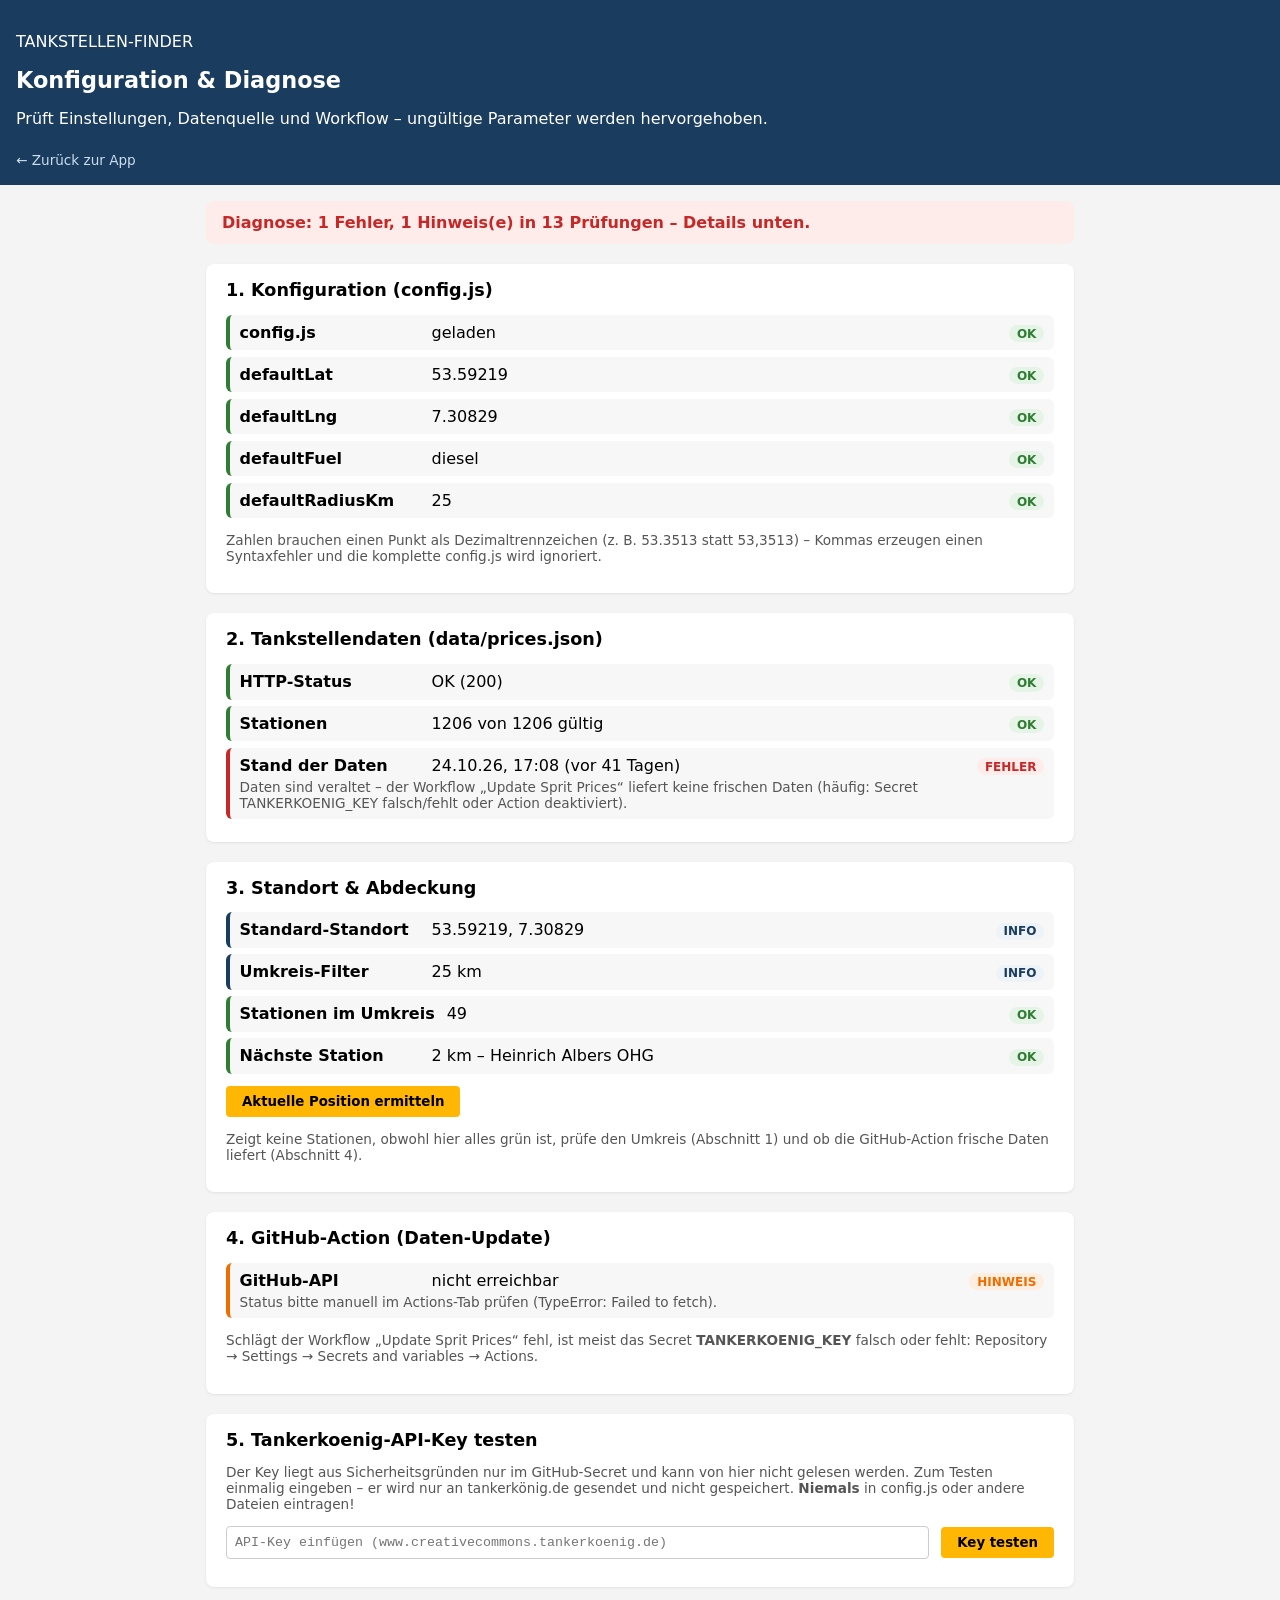
<file: config.html>
<!doctype html>
<html lang="de">
<head>
  <meta charset="utf-8">
  <meta name="viewport" content="width=device-width, initial-scale=1">
  <meta name="robots" content="noindex">
  <title>Konfiguration &amp; Diagnose – Spritpreise</title>
  <link rel="icon" href="data:,">
  <link rel="stylesheet" href="style.css">
</head>
<body>
  <header class="app-header">
    <div class="header-inner">
      <p class="eyebrow">TANKSTELLEN-FINDER</p>
      <h1>Konfiguration &amp; Diagnose</h1>
      <p class="intro">Prüft Einstellungen, Datenquelle und Workflow – ungültige Parameter werden hervorgehoben.</p>
      <a class="config-link" href="index.html">← Zurück zur App</a>
    </div>
  </header>

  <main class="config-shell">
    <div id="overall" class="config-status">Diagnose läuft …</div>

    <section class="card" aria-labelledby="cfg-heading-config">
      <h2 id="cfg-heading-config">1. Konfiguration (config.js)</h2>
      <div id="cfg-config"></div>
      <p class="cfg-note">Zahlen brauchen einen Punkt als Dezimaltrennzeichen (z.&nbsp;B. 53.3513 statt 53,3513) –
        Kommas erzeugen einen Syntaxfehler und die komplette config.js wird ignoriert.</p>
    </section>

    <section class="card" aria-labelledby="cfg-heading-data">
      <h2 id="cfg-heading-data">2. Tankstellendaten (data/prices.json)</h2>
      <div id="cfg-data"></div>
    </section>

    <section class="card" aria-labelledby="cfg-heading-coverage">
      <h2 id="cfg-heading-coverage">3. Standort &amp; Abdeckung</h2>
      <div id="cfg-coverage"></div>
      <div class="cfg-actions">
        <button id="geo-test" type="button">Aktuelle Position ermitteln</button>
      </div>
      <div id="cfg-geo"></div>
      <p class="cfg-note">Zeigt keine Stationen, obwohl hier alles grün ist, prüfe den Umkreis (Abschnitt 1)
        und ob die GitHub-Action frische Daten liefert (Abschnitt 4).</p>
    </section>

    <section class="card" aria-labelledby="cfg-heading-workflow">
      <h2 id="cfg-heading-workflow">4. GitHub-Action (Daten-Update)</h2>
      <div id="cfg-workflow"></div>
      <p class="cfg-note">Schlägt der Workflow „Update Sprit Prices“ fehl, ist meist das Secret
        <strong>TANKERKOENIG_KEY</strong> falsch oder fehlt: Repository → Settings → Secrets and variables → Actions.</p>
    </section>

    <section class="card" aria-labelledby="cfg-heading-key">
      <h2 id="cfg-heading-key">5. Tankerkoenig-API-Key testen</h2>
      <p class="cfg-note">Der Key liegt aus Sicherheitsgründen nur im GitHub-Secret und kann von hier nicht gelesen
        werden. Zum Testen einmalig eingeben – er wird nur an tankerkönig.de gesendet und nicht gespeichert.
        <strong>Niemals</strong> in config.js oder andere Dateien eintragen!</p>
      <div class="cfg-actions">
        <input id="tankerkoenig-key" class="key-input" type="password" autocomplete="off"
          placeholder="API-Key einfügen (www.creativecommons.tankerkoenig.de)">
        <button id="key-test" type="button">Key testen</button>
      </div>
      <div id="cfg-key"></div>
      <div id="cfg-key-link"></div>
    </section>
  </main>

  <!-- config.js wird bewusst geladen: fehlt es oder enthält Fehler, meldet das die Diagnose. -->
  <script src="config.js"></script>
  <script src="config-page.js"></script>
</body>
</html>
</file>
<file: style.css>
* {
  box-sizing: border-box;
  font-family: system-ui, -apple-system, sans-serif;
}

body {
  margin: 0;
  background: #f4f4f4;
}

header {
  background: #1a3c5e;
  color: white;
  padding: 1rem;
}

h1 {
  margin: 0 0 0.5rem 0;
  font-size: 1.4rem;
}

.controls {
  display: grid;
  grid-template-columns: repeat(auto-fit, minmax(260px, 1fr));
  gap: 0.75rem;
  align-items: stretch;
}

/* Kopf- und Statuszeilen laufen ueber die volle Breite */
.controls h2,
.controls #statusMessage,
.controls #resultSummary {
  grid-column: 1 / -1;
}

/* Bediengruppen als Karten mit Ueberschrift */
.control-box {
  margin: 0;
  padding: 0.6rem 0.9rem 0.8rem;
  background: white;
  border: 1px solid #ddd;
  border-radius: 8px;
  box-shadow: 0 1px 3px rgba(0, 0, 0, 0.05);
  display: flex;
  flex-direction: column;
  gap: 0.5rem;
  min-inline-size: 0;
}

.control-box legend {
  font-weight: bold;
  font-size: 0.9rem;
  padding: 0 0.35rem;
}

/* Checkboxen der Kartenebenen */
.layer-option {
  display: flex;
  align-items: center;
  gap: 0.4rem;
  font-size: 0.9rem;
}

.layer-option input[type="checkbox"] {
  width: 16px;
  height: 16px;
  padding: 0;
  margin: 0;
}

.layer-option input:disabled {
  cursor: not-allowed;
}

.layer-option input:disabled + span {
  color: #999;
}

.layer-hint {
  font-size: 0.75rem;
  color: #888;
}

/* Ebenen-Panels: eigene volle Breite, gleiche Box-Optik wie control-box */
.layer-panel {
  grid-column: 1 / -1;
}

/* Immer sichtbare Global-Gruppe oben */
.control-top {
  grid-column: 1 / -1;
}

/* Zeile unter dem Standort-Button: Kartenebenen links, Umkreis rechts.
   flex-wrap sorgt dafuer, dass bei schmalen Screens untereinander fällt. */
.control-columns {
  display: flex;
  flex-wrap: wrap;
  gap: 0.75rem 1.5rem;
  align-items: flex-start;
}

.control-columns .layer-box {
  flex: 1 1 280px;
  padding: 0.4rem 0.7rem 0.6rem;
  /* Checkboxen nebeneinander statt untereinander (.control-box waere column);
     flex-wrap bricht bei schmalen Screens in die naechste Zeile um. */
  flex-direction: row;
  flex-wrap: wrap;
  gap: 0.4rem 1.25rem;
  align-items: center;
}

.control-columns .radius-field {
  flex: 0 1 180px;
  display: flex;
  flex-direction: column;
  gap: 0.25rem;
  align-items: stretch;
  font-size: 0.9rem;
}

.control-columns .radius-field input {
  width: 100%;
}

.panel-content {
  display: flex;
  flex-wrap: wrap;
  gap: 0.75rem 1.5rem;
  align-items: flex-end;
}

.panel-hint {
  margin: 0;
  font-size: 0.9rem;
  color: #555;
}

/* Ein-/Ausblenden der Ebenen-Anhaenge (Panels, Ergebnisliste, Statuszeile;
   gesteuert vom Snippet vor </body> und app.js). !important noetig, weil
   z. B. .station-panel weiter unten display:flex setzt und display:none
   sonst ueberschrieben werden wuerde. */
.hidden {
  display: none !important;
}

.controls label {
  display: flex;
  align-items: center;
  gap: 0.4rem;
  font-size: 0.9rem;
}

select, input {
  padding: 0.3rem;
  border-radius: 4px;
  border: none;
}

button {
  background: #ffb703;
  border: none;
  padding: 0.5rem 1rem;
  border-radius: 4px;
  cursor: pointer;
  font-weight: bold;
}

button:hover {
  background: #ffa500;
}

#status {
  margin: 0.5rem 0 0 0;
  font-size: 0.85rem;
  color: #cde;
}

main {
  display: flex;
  flex-direction: column;
}

.map-layout {
  display: flex;
  align-items: stretch;
  flex: 1;
  min-width: 0;
}

.station-panel {
  flex: 1;
  display: flex;
  flex-direction: column;
  max-width: 350px;
  min-width: 260px;
  /* auf Kartenhoehe begrenzen, Liste scrollt intern */
  height: 500px;
}

/* Explizite Hoehe/Breite: ohne sie kollabiert der Container und Leaflet
   rendert nur fragmentierte Kacheln. */
#map {
  flex: 2;
  height: 500px;
  width: 100%;
  min-width: 0;
}

#station-list {
  flex: 1;
  overflow-y: auto;
  padding: 1rem;
  background: white;
  border-left: 1px solid #ddd;
  max-width: 350px;
}

#station-list h2 {
  margin-top: 0;
  font-size: 1.1rem;
}

#stations {
  list-style: none;
  padding: 0;
  margin: 0;
}

#stations li {
  padding: 0.75rem;
  margin-bottom: 0.5rem;
  background: #f9f9f9;
  border-radius: 6px;
  border-left: 4px solid #1a3c5e;
  cursor: pointer;
  transition: background 0.2s;
}

#stations li:hover {
  background: #eef3f8;
}

/* Ausgewaehlter Listeneintrag (Klick zentriert die Karte auf die Tankstelle) */
.station-item.active {
  background: #fff7e0;
  border-left-color: #ffb703;
}

/* ----- Smart-Tanken: Verbrauch, Tankmenge, Gesamtkosten ----- */

.settings-row {
  display: flex;
  flex-wrap: wrap;
  gap: 0.5rem 1rem;
  align-items: flex-end;
}

.settings-row label {
  display: flex;
  flex-direction: column;
  gap: 0.25rem;
  font-size: 0.9rem;
}

.station-distance {
  display: block;
  color: #666;
  font-size: 0.9em;
}

.station-total-cost {
  display: block;
  font-weight: bold;
  color: #155724;
}

/* Adresszeile mit Route-Link und Koordinaten-Kopierbutton */
.station-address {
  display: block;
  margin-bottom: 4px;
}

.station-actions {
  display: flex;
  gap: 8px;
  align-items: center;
  margin-top: 4px;
}

.maps-link {
  color: #1a73e8;
  font-size: 0.85em;
  text-decoration: none;
}

.maps-link:hover {
  text-decoration: underline;
}

.copy-coords-btn {
  background: none;
  border: none;
  cursor: pointer;
  font-size: 1em;
  padding: 2px 4px;
  position: relative;
  line-height: 1;
}

.copy-coords-btn:hover {
  background: #f0f0f0;
  border-radius: 4px;
}

.copy-tooltip {
  position: absolute;
  bottom: calc(100% + 4px);
  left: 50%;
  transform: translateX(-50%);
  background: #333;
  color: white;
  padding: 2px 8px;
  border-radius: 4px;
  font-size: 0.75em;
  white-space: nowrap;
  opacity: 0;
  transition: opacity 0.3s;
  pointer-events: none;
}

.copy-tooltip.show {
  opacity: 1;
}

/* Preis ohne Gesamtkosten-Ausweis */
.station-price-only {
  font-weight: 500;
  color: #333;
}

#distance-hint {
  font-size: 0.8em;
  color: #888;
  font-style: italic;
  margin-top: 8px;
}

/* Guenstigste Tankstelle nach Gesamtkosten (ueber .active, damit gruen gewinnt) */
.station-item.best-deal {
  background-color: #d4edda;
  border-left: 4px solid #28a745;
}

.best-deal-badge {
  display: inline-block;
  margin-bottom: 0.3rem;
  padding: 0.15rem 0.5rem;
  border-radius: 999px;
  background: #d4edda;
  color: #155724;
  font-size: 0.85em;
  font-weight: bold;
}

.station-item.best-deal .best-deal-badge {
  color: #155724;
  font-weight: bold;
  font-size: 0.85em;
}

/* Gruener Marker fuer das beste Gesamtpaket */
.best-deal-marker {
  background: transparent;
  border: none;
}

/* E-Ladesaeulen: eigene Marker-Kategorie */
.charging-marker {
  background: transparent;
  border: none;
}

.charging-pin {
  width: 26px;
  height: 26px;
  border-radius: 50%;
  background: #17a2b8;
  border: 3px solid #fff;
  box-shadow: 0 1px 5px rgba(0, 0, 0, 0.5);
  display: flex;
  align-items: center;
  justify-content: center;
  font-size: 13px;
  line-height: 1;
}

/* ----- Ladesaehulen-Cluster (leaflet.markercluster): an das tuerkise
   Ladesaehulen-Design angepasst. Greift nur auf .marker-cluster-Elementen
   und betrifft damit ausschliesslich die Ladesaehulen-Ebene. ----- */

.marker-cluster-small,
.marker-cluster-medium,
.marker-cluster-large {
  /* aeusserer Ring, leicht transparent, wie .charging-pin (#17a2b8) */
  background-color: rgba(23, 162, 184, 0.35);
}

.marker-cluster-small div,
.marker-cluster-medium div,
.marker-cluster-large div {
  /* innerer Kreis, kraeftig wie .charging-pin */
  background-color: #17a2b8;
}

.marker-cluster div {
  color: #fff;
  font-weight: bold;
  text-align: center;
}

.best-deal-pin {
  width: 30px;
  height: 30px;
  border-radius: 50%;
  background: #28a745;
  border: 3px solid #fff;
  box-shadow: 0 1px 5px rgba(0, 0, 0, 0.5);
}

.sort-hint {
  margin: 0;
  padding: 0 1rem;
  font-size: 0.8rem;
  color: #555;
}

.distance-hint {
  margin: 0;
  padding: 0.5rem 1rem;
  font-size: 0.75rem;
  color: #777;
}

#stations li .station-name {
  font-weight: bold;
  display: block;
  margin-bottom: 0.3rem;
}

#stations li .price {
  font-size: 0.9rem;
  color: #444;
}

#stations li .price strong {
  color: #1a3c5e;
}

/* ----- Link zur Diagnoseseite ----- */

.config-link {
  display: inline-block;
  margin-top: 0.5rem;
  color: #cde;
  font-size: 0.85rem;
  text-decoration: none;
}

.config-link:hover {
  text-decoration: underline;
}

/* ----- Konfigurations-/Diagnoseseite ----- */

.config-shell {
  display: flex;
  flex-direction: column;
  gap: 1.25rem;
  width: 100%;
  max-width: 900px;
  margin: 0 auto;
  padding: 1rem;
}

.config-status {
  padding: 0.75rem 1rem;
  border-radius: 8px;
  font-weight: bold;
}

.config-status.ok {
  background: #e6f4e7;
  color: #2e7d32;
}

.config-status.warn {
  background: #fdeee0;
  color: #ef6c00;
}

.config-status.fail {
  background: #fdecea;
  color: #c62828;
}

.card {
  background: white;
  border-radius: 8px;
  padding: 1rem 1.25rem;
  box-shadow: 0 1px 3px rgba(0, 0, 0, 0.08);
}

.card h2 {
  margin-top: 0;
  font-size: 1.1rem;
}

.cfg-row {
  display: flex;
  flex-wrap: wrap;
  gap: 0.25rem 0.75rem;
  align-items: baseline;
  padding: 0.5rem 0.6rem;
  margin-bottom: 0.4rem;
  border-radius: 6px;
  background: #f7f7f7;
}

.cfg-row .cfg-name {
  font-weight: bold;
  min-width: 180px;
}

.cfg-row .cfg-value {
  word-break: break-word;
}

.cfg-row .cfg-status {
  margin-left: auto;
  font-size: 0.75rem;
  font-weight: bold;
  padding: 0.1rem 0.5rem;
  border-radius: 999px;
}

.cfg-row.ok {
  border-left: 4px solid #2e7d32;
}

.cfg-row.ok .cfg-status {
  color: #2e7d32;
  background: #e6f4e7;
}

.cfg-row.warn {
  border-left: 4px solid #ef6c00;
}

.cfg-row.warn .cfg-status {
  color: #ef6c00;
  background: #fdeee0;
}

.cfg-row.fail {
  border-left: 4px solid #c62828;
}

.cfg-row.fail .cfg-status {
  color: #c62828;
  background: #fdecea;
}

.cfg-row.info {
  border-left: 4px solid #1a3c5e;
}

.cfg-row.info .cfg-status {
  color: #1a3c5e;
  background: #eef3f8;
}

.cfg-hint {
  flex-basis: 100%;
  font-size: 0.85rem;
  color: #555;
}

.cfg-actions {
  display: flex;
  flex-wrap: wrap;
  gap: 0.75rem;
  align-items: center;
  margin: 0.75rem 0;
}

.key-input {
  flex: 1;
  min-width: 220px;
  padding: 0.5rem;
  border: 1px solid #ccc;
  border-radius: 4px;
  font-family: monospace;
}

.cfg-note {
  font-size: 0.85rem;
  color: #555;
}

.cfg-test-link {
  display: inline-block;
  margin: 0.5rem 0;
  word-break: break-all;
}

@media (max-width: 700px) {
  .map-layout {
    flex-direction: column;
  }
  .control-columns {
    flex-direction: column;
  }
  .control-columns .layer-box,
  .control-columns .radius-field {
    flex: 1 1 auto;
    width: 100%;
  }
  .station-panel {
    max-width: 100%;
    min-width: 0;
    height: auto;
  }
  #map {
    flex: none; /* im Spalten-Layout wuerde flex-basis 0% die Hoehe kollabieren lassen */
    height: 400px;
  }
  #station-list {
    max-width: 100%;
    border-left: none;
    border-top: 1px solid #ddd;
  }
}
</file>
